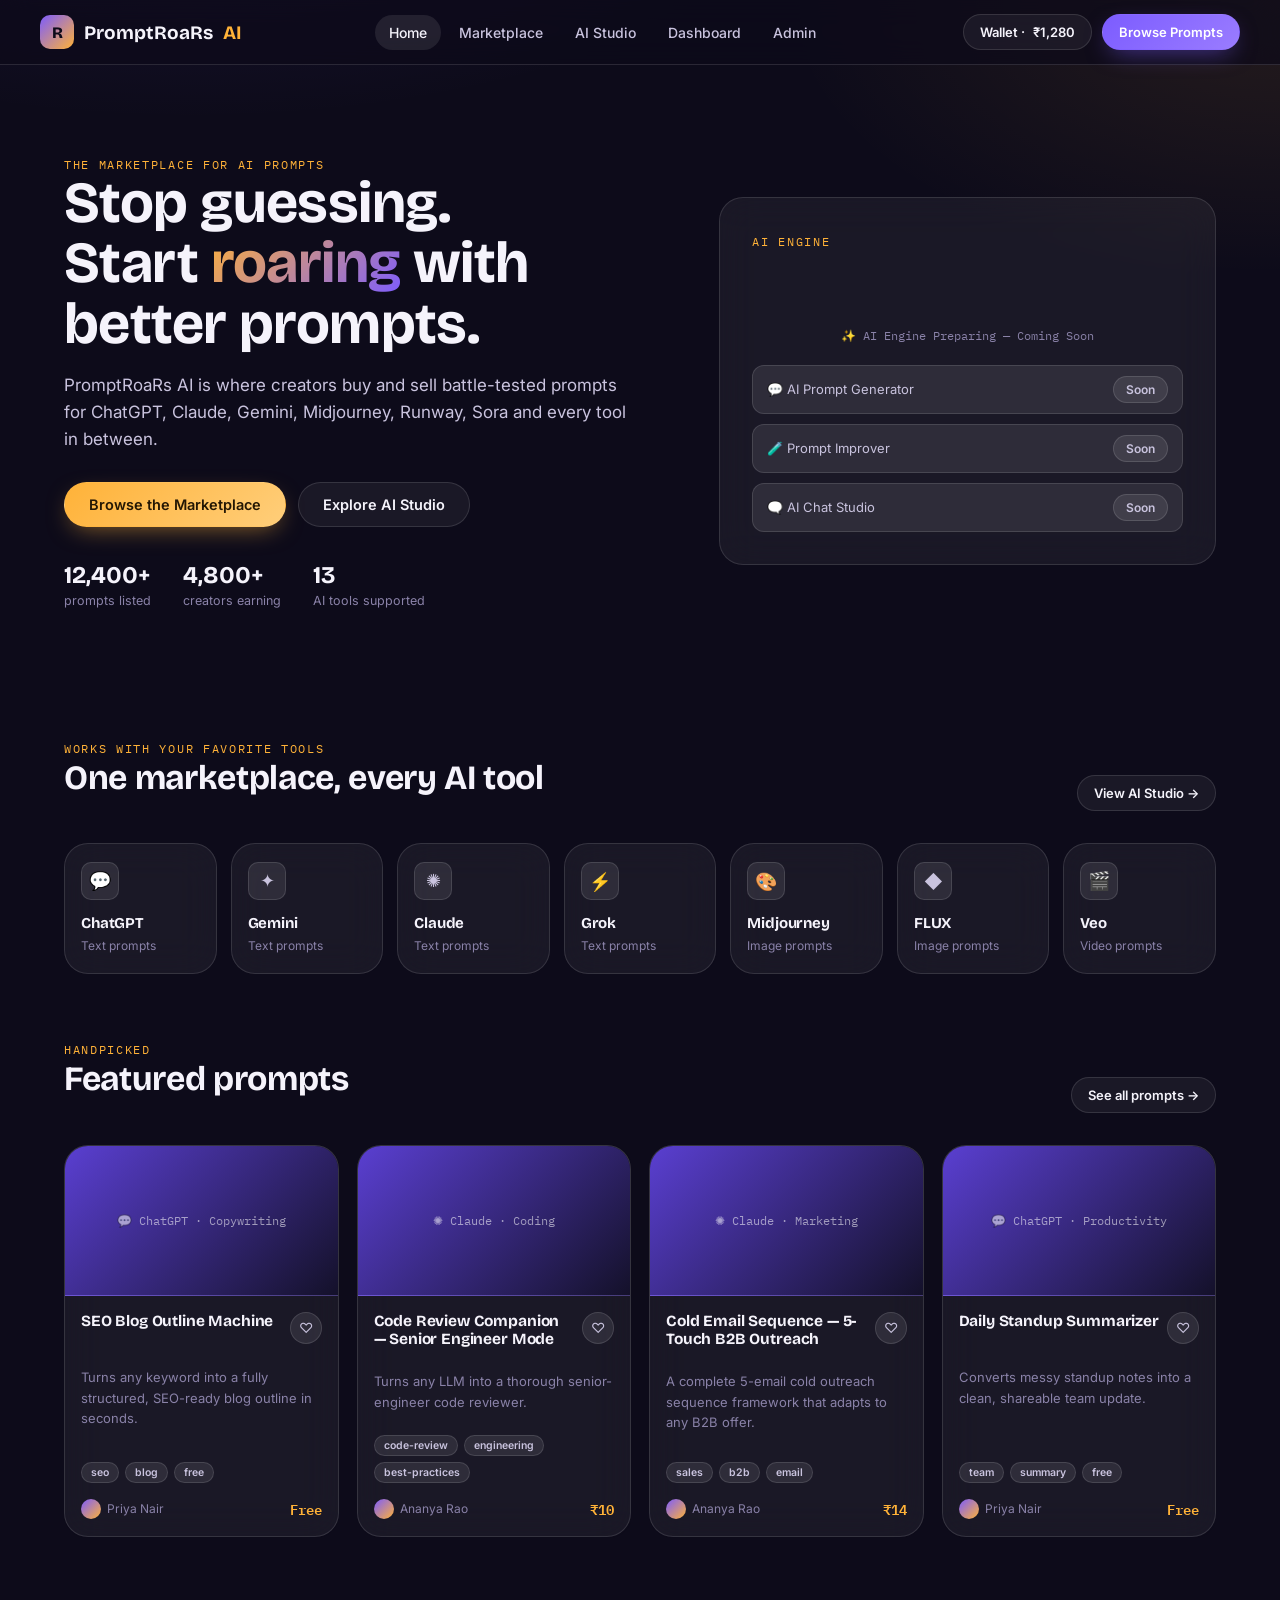
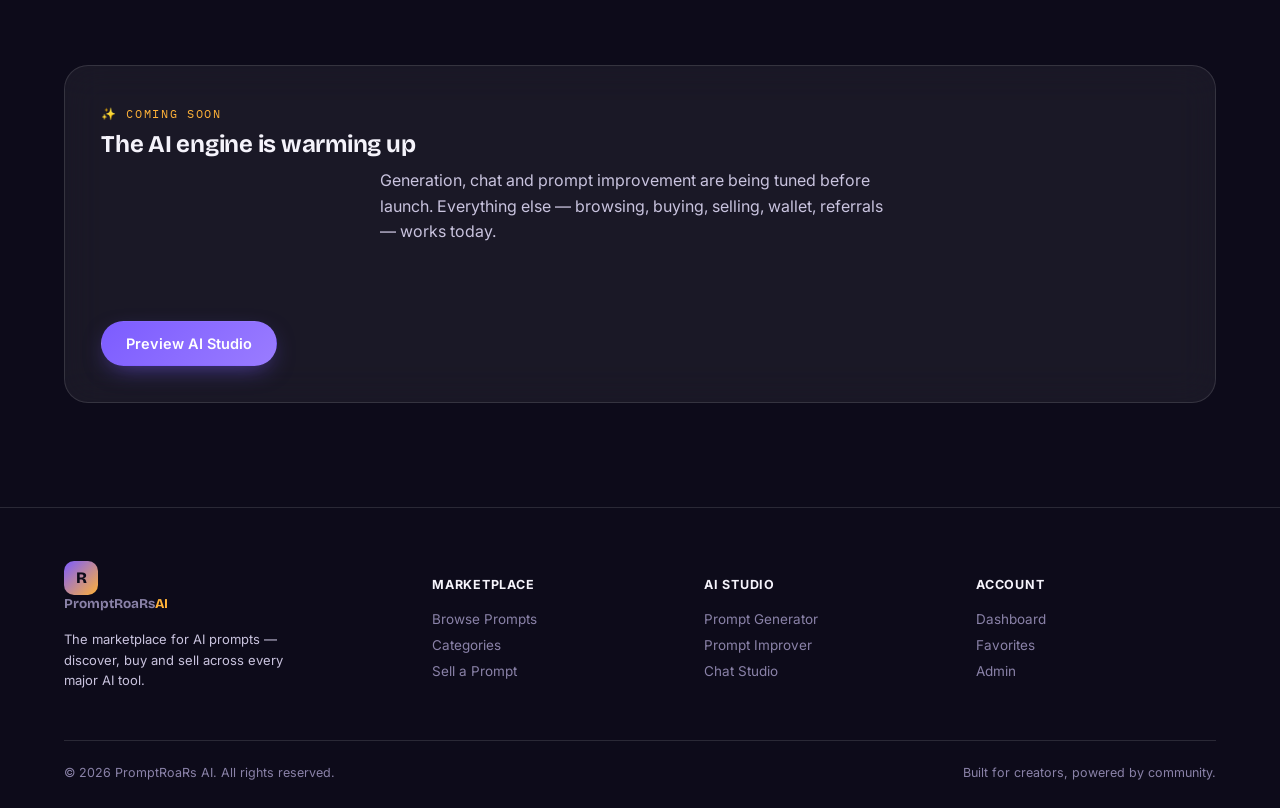
<file: index.html>
<!DOCTYPE html>
<html lang="en">
<head>
<meta charset="UTF-8">
<meta name="viewport" content="width=device-width, initial-scale=1.0">
<title>PromptRoaRs AI — The Marketplace for AI Prompts</title>
<meta name="description" content="Buy, sell and discover battle-tested prompts for ChatGPT, Claude, Gemini, Midjourney, Runway and more.">
<link rel="stylesheet" href="css/tokens.css">
<link rel="stylesheet" href="css/site.css">
</head>
<body>

<header class="site-header">
  <div class="container header-row">
    <a href="index.html" class="brand"><span class="brand-mark">R</span>PromptRoaRs<span style="color:var(--amber)">AI</span></a>
    <nav class="nav">
      <a href="index.html" class="active">Home</a>
      <a href="marketplace.html">Marketplace</a>
      <a href="ai-studio.html">AI Studio</a>
      <a href="dashboard.html">Dashboard</a>
      <a href="admin.html">Admin</a>
    </nav>
    <div class="header-actions">
      <button class="nav-toggle" aria-label="Toggle menu">☰</button>
      <a href="dashboard.html" class="btn btn-ghost btn-sm"><span class="full">Wallet ·</span> <span data-wallet-balance></span></a>
      <a href="marketplace.html" class="btn btn-primary btn-sm">Browse Prompts</a>
    </div>
  </div>
</header>

<section class="hero">
  <div class="container hero-grid">
    <div>
      <span class="eyebrow">The marketplace for AI prompts</span>
      <h1>Stop guessing.<br>Start <em>roaring</em> with better prompts.</h1>
      <p class="lead">PromptRoaRs AI is where creators buy and sell battle-tested prompts for ChatGPT, Claude, Gemini, Midjourney, Runway, Sora and every tool in between.</p>
      <div class="hero-actions">
        <a href="marketplace.html" class="btn btn-amber">Browse the Marketplace</a>
        <a href="ai-studio.html" class="btn btn-ghost">Explore AI Studio</a>
      </div>
      <div class="hero-stats">
        <div class="hero-stat"><b>12,400+</b><span>prompts listed</span></div>
        <div class="hero-stat"><b>4,800+</b><span>creators earning</span></div>
        <div class="hero-stat"><b>13</b><span>AI tools supported</span></div>
      </div>
    </div>
    <div class="hero-visual glass">
      <div>
        <span class="eyebrow">AI engine</span>
        <div class="roar-bar"><span></span><span></span><span></span><span></span><span></span><span></span><span></span></div>
        <div class="hero-visual-label">✨ AI Engine Preparing — Coming Soon</div>
      </div>
      <div class="hero-mini-cards">
        <div class="hero-mini-card">💬 AI Prompt Generator <span class="pill" style="margin-left:auto;">Soon</span></div>
        <div class="hero-mini-card">🧪 Prompt Improver <span class="pill" style="margin-left:auto;">Soon</span></div>
        <div class="hero-mini-card">🗨️ AI Chat Studio <span class="pill" style="margin-left:auto;">Soon</span></div>
      </div>
    </div>
  </div>
</section>

<section class="section">
  <div class="container">
    <div class="section-head">
      <div>
        <span class="eyebrow">Works with your favorite tools</span>
        <h2>One marketplace, every AI tool</h2>
      </div>
      <a href="ai-studio.html" class="btn btn-ghost btn-sm">View AI Studio →</a>
    </div>
    <div class="tool-grid" id="tool-grid-home"></div>
  </div>
</section>

<section class="section" style="padding-top:0;">
  <div class="container">
    <div class="section-head">
      <div>
        <span class="eyebrow">Handpicked</span>
        <h2>Featured prompts</h2>
      </div>
      <a href="marketplace.html" class="btn btn-ghost btn-sm">See all prompts →</a>
    </div>
    <div class="prompt-grid" id="featured-grid"></div>
  </div>
</section>

<section class="section">
  <div class="container">
    <div class="glass ai-panel center">
      <span class="eyebrow">✨ Coming soon</span>
      <h2 style="margin-top:8px;">The AI engine is warming up</h2>
      <p style="max-width:52ch;margin:0 auto 20px;">Generation, chat and prompt improvement are being tuned before launch. Everything else — browsing, buying, selling, wallet, referrals — works today.</p>
      <div class="roar-bar" style="justify-content:center;height:34px;"><span></span><span></span><span></span><span></span><span></span><span></span><span></span></div>
      <div style="margin-top:22px;"><a href="ai-studio.html" class="btn btn-primary">Preview AI Studio</a></div>
    </div>
  </div>
</section>

<footer class="site-footer">
  <div class="container">
    <div class="footer-grid">
      <div class="footer-col">
        <a href="index.html" class="brand"><span class="brand-mark">R</span>PromptRoaRs<span style="color:var(--amber)">AI</span></a>
        <p class="text-mute" style="font-size:13px;margin-top:12px;max-width:32ch;">The marketplace for AI prompts — discover, buy and sell across every major AI tool.</p>
      </div>
      <div class="footer-col">
        <h5>Marketplace</h5>
        <a href="marketplace.html">Browse Prompts</a>
        <a href="marketplace.html">Categories</a>
        <a href="dashboard.html">Sell a Prompt</a>
      </div>
      <div class="footer-col">
        <h5>AI Studio</h5>
        <a href="ai-studio.html">Prompt Generator</a>
        <a href="ai-studio.html#improver">Prompt Improver</a>
        <a href="ai-studio.html#chat">Chat Studio</a>
      </div>
      <div class="footer-col">
        <h5>Account</h5>
        <a href="dashboard.html">Dashboard</a>
        <a href="dashboard.html#favorites">Favorites</a>
        <a href="admin.html">Admin</a>
      </div>
    </div>
    <div class="footer-bottom">
      <span>© <span id="footer-year"></span> PromptRoaRs AI. All rights reserved.</span>
      <span class="text-mono">Built for creators, powered by community.</span>
    </div>
  </div>
</footer>

<script src="js/data.js"></script>
<script src="js/ai-services.js"></script>
<script src="js/app.js"></script>
</body>
</html>
</file>
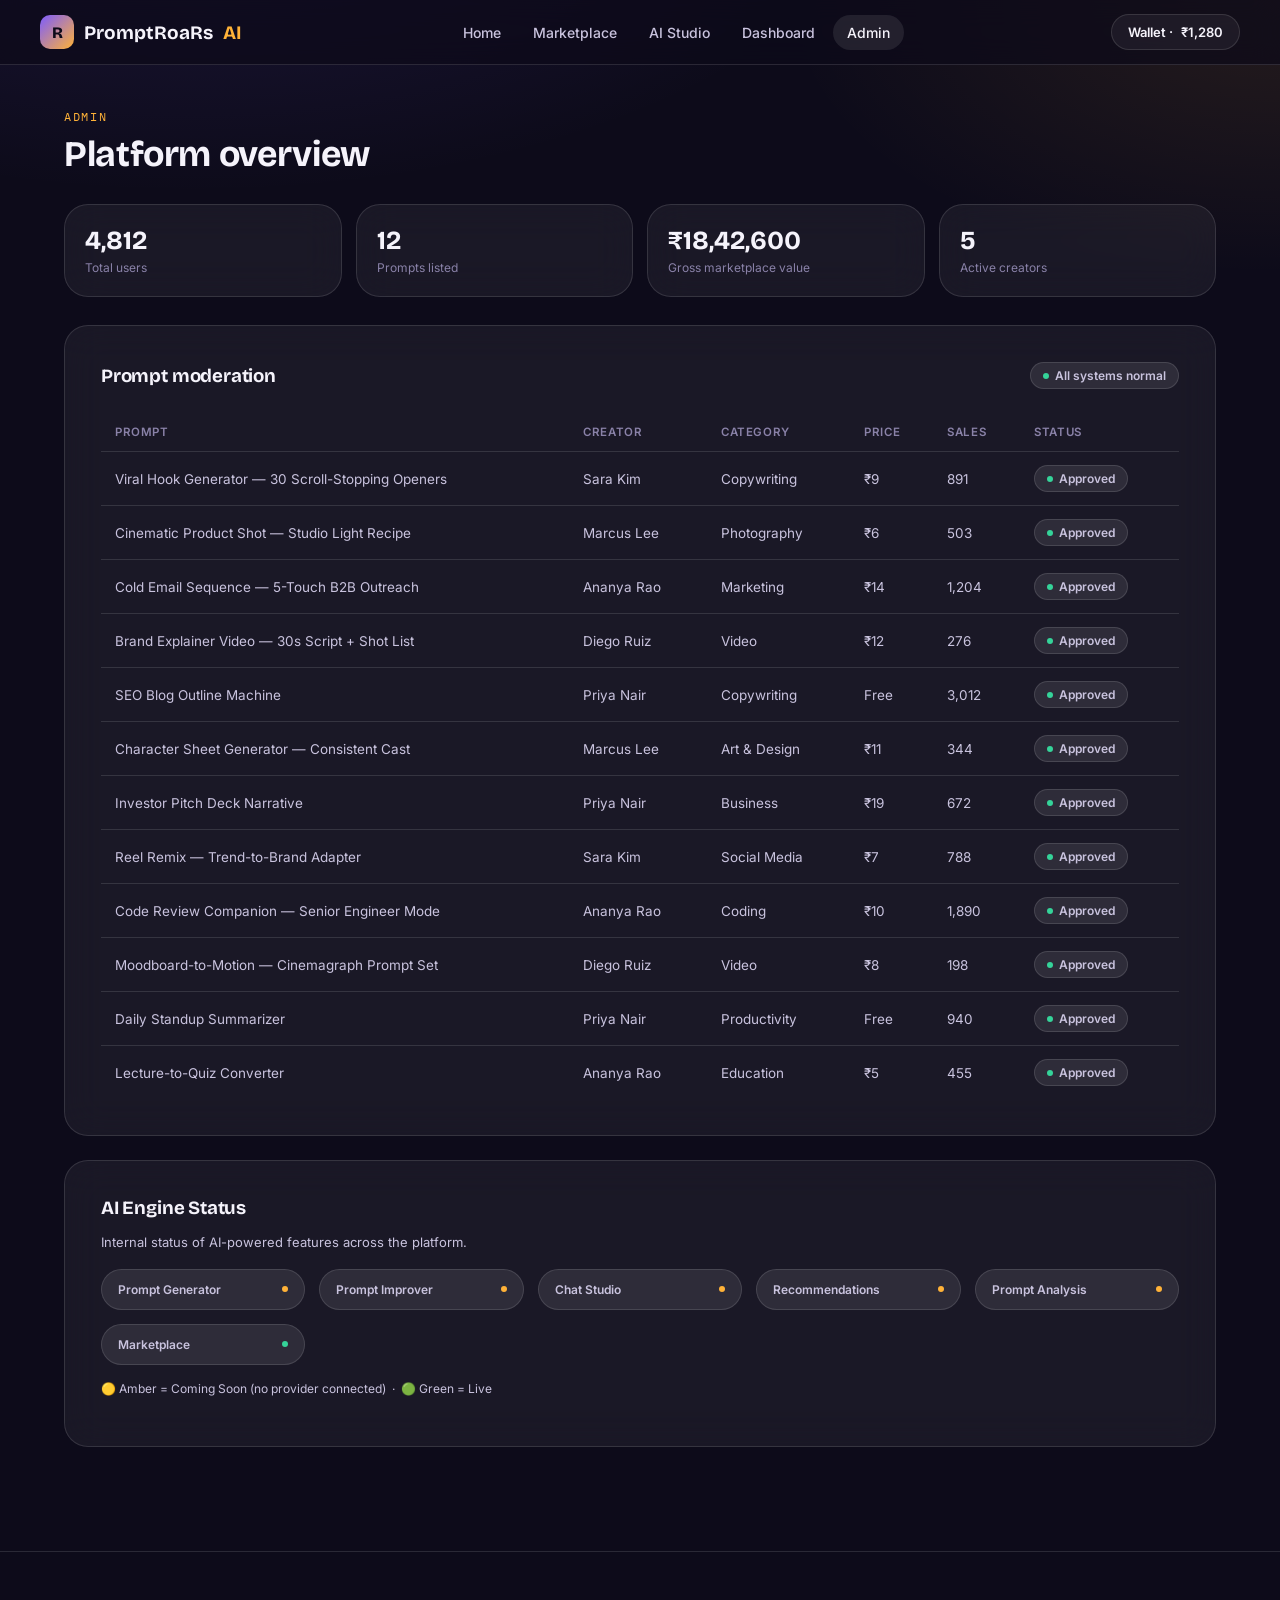
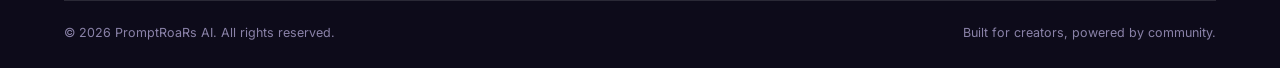
<file: admin.html>
<!DOCTYPE html>
<html lang="en">
<head>
<meta charset="UTF-8">
<meta name="viewport" content="width=device-width, initial-scale=1.0">
<title>Admin — PromptRoaRs AI</title>
<link rel="stylesheet" href="css/tokens.css">
<link rel="stylesheet" href="css/site.css">
</head>
<body>

<header class="site-header">
  <div class="container header-row">
    <a href="index.html" class="brand"><span class="brand-mark">R</span>PromptRoaRs<span style="color:var(--amber)">AI</span></a>
    <nav class="nav">
      <a href="index.html">Home</a>
      <a href="marketplace.html">Marketplace</a>
      <a href="ai-studio.html">AI Studio</a>
      <a href="dashboard.html">Dashboard</a>
      <a href="admin.html" class="active">Admin</a>
    </nav>
    <div class="header-actions">
      <button class="nav-toggle" aria-label="Toggle menu">☰</button>
      <a href="dashboard.html" class="btn btn-ghost btn-sm"><span class="full">Wallet ·</span> <span data-wallet-balance></span></a>
    </div>
  </div>
</header>

<section class="section" style="padding-top:40px;">
  <div class="container" id="admin-root">
    <span class="eyebrow">Admin</span>
    <h1 style="font-size:clamp(26px,3.4vw,36px);margin:8px 0 28px;">Platform overview</h1>

    <div class="stat-grid">
      <div class="stat-card glass"><b data-admin-stat="users">0</b><span>Total users</span></div>
      <div class="stat-card glass"><b data-admin-stat="prompts">0</b><span>Prompts listed</span></div>
      <div class="stat-card glass"><b data-admin-stat="gmv">₹0</b><span>Gross marketplace value</span></div>
      <div class="stat-card glass"><b data-admin-stat="creators">0</b><span>Active creators</span></div>
    </div>

    <div class="glass ai-panel">
      <div class="ai-panel-head">
        <h3 style="margin:0;">Prompt moderation</h3>
        <span class="pill"><span class="pill-dot"></span> All systems normal</span>
      </div>
      <div style="overflow-x:auto;">
        <table class="data-table">
          <thead><tr><th>Prompt</th><th>Creator</th><th>Category</th><th>Price</th><th>Sales</th><th>Status</th></tr></thead>
          <tbody id="admin-prompts-body"></tbody>
        </table>
      </div>
    </div>

    <div class="glass ai-panel" style="margin-top:24px;">
      <h3 style="margin-bottom:4px;">AI Engine Status</h3>
      <p class="text-mute" style="font-size:13px;margin-bottom:16px;">Internal status of AI-powered features across the platform.</p>
      <div style="display:grid;grid-template-columns:repeat(auto-fit,minmax(180px,1fr));gap:14px;">
        <div class="pill" style="justify-content:space-between;padding:12px 16px;"><span>Prompt Generator</span><span class="pill-dot" style="background:var(--amber);"></span></div>
        <div class="pill" style="justify-content:space-between;padding:12px 16px;"><span>Prompt Improver</span><span class="pill-dot" style="background:var(--amber);"></span></div>
        <div class="pill" style="justify-content:space-between;padding:12px 16px;"><span>Chat Studio</span><span class="pill-dot" style="background:var(--amber);"></span></div>
        <div class="pill" style="justify-content:space-between;padding:12px 16px;"><span>Recommendations</span><span class="pill-dot" style="background:var(--amber);"></span></div>
        <div class="pill" style="justify-content:space-between;padding:12px 16px;"><span>Prompt Analysis</span><span class="pill-dot" style="background:var(--amber);"></span></div>
        <div class="pill" style="justify-content:space-between;padding:12px 16px;"><span>Marketplace</span><span class="pill-dot"></span></div>
      </div>
      <p class="text-mute" style="font-size:12px;margin-top:14px;">🟡 Amber = Coming Soon (no provider connected) &nbsp;·&nbsp; 🟢 Green = Live</p>
    </div>
  </div>
</section>

<footer class="site-footer">
  <div class="container">
    <div class="footer-bottom">
      <span>© <span id="footer-year"></span> PromptRoaRs AI. All rights reserved.</span>
      <span class="text-mono">Built for creators, powered by community.</span>
    </div>
  </div>
</footer>

<script src="js/data.js"></script>
<script src="js/ai-services.js"></script>
<script src="js/app.js"></script>
</body>
</html>
</file>
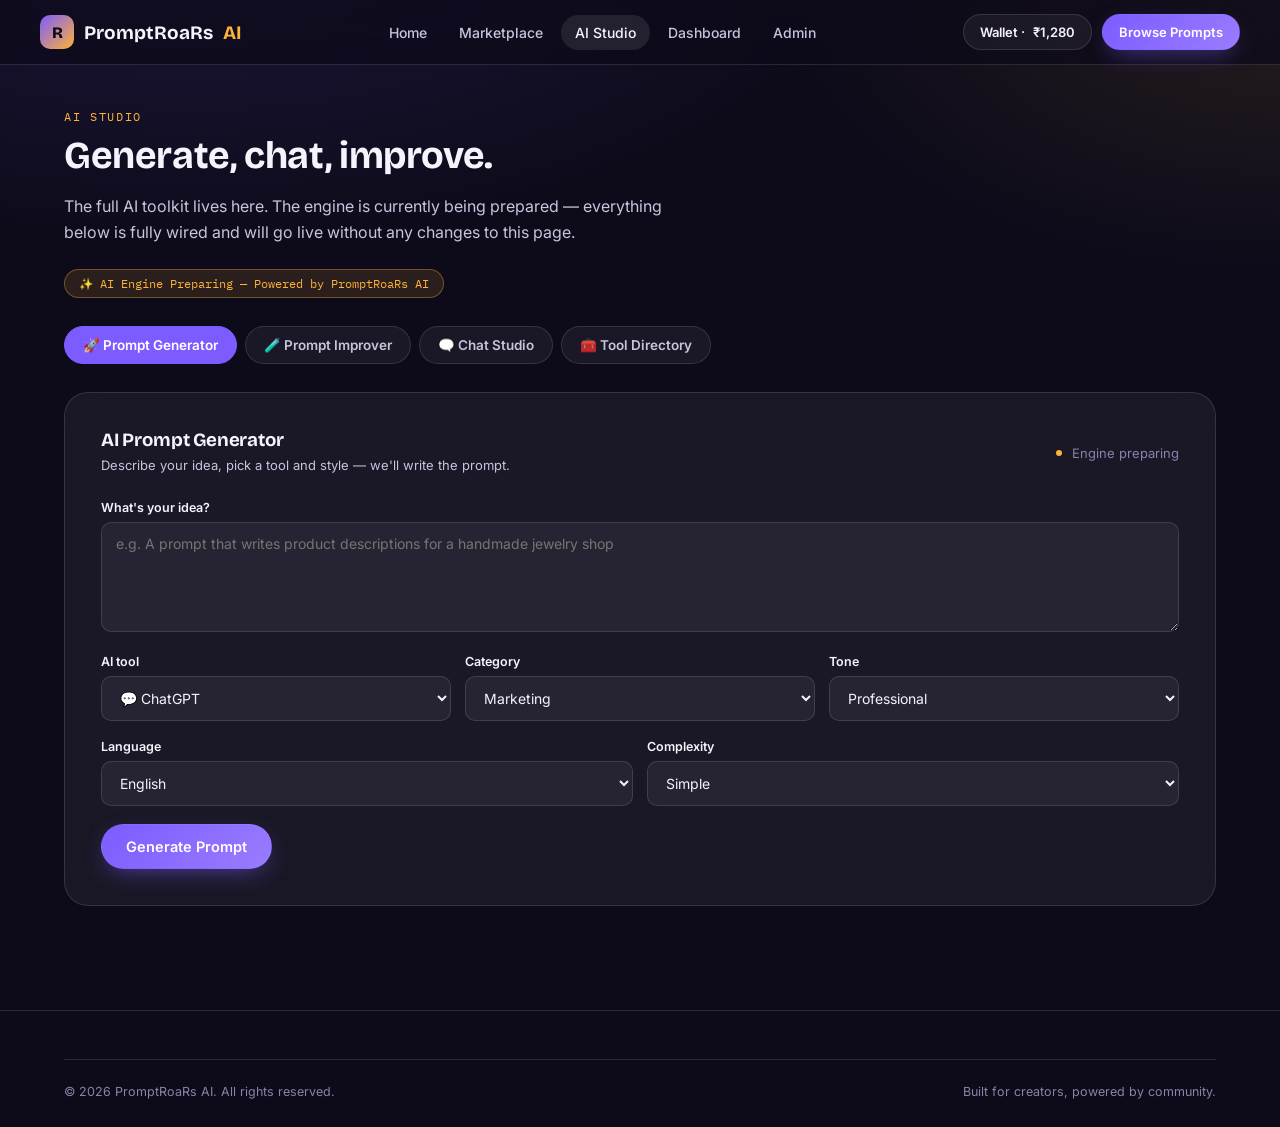
<file: ai-studio.html>
<!DOCTYPE html>
<html lang="en">
<head>
<meta charset="UTF-8">
<meta name="viewport" content="width=device-width, initial-scale=1.0">
<title>AI Studio — PromptRoaRs AI</title>
<link rel="stylesheet" href="css/tokens.css">
<link rel="stylesheet" href="css/site.css">
<style>
.tabs{display:flex;gap:8px;flex-wrap:wrap;margin-bottom:28px;}
.tab-btn{padding:10px 18px;border-radius:var(--r-pill);background:var(--surface);border:1px solid var(--border);color:var(--text);font-size:13.5px;font-weight:600;}
.tab-btn.active{background:var(--violet);border-color:var(--violet);color:#fff;}
.tab-panel{display:none;}
.tab-panel.active{display:block;}
</style>
</head>
<body>

<header class="site-header">
  <div class="container header-row">
    <a href="index.html" class="brand"><span class="brand-mark">R</span>PromptRoaRs<span style="color:var(--amber)">AI</span></a>
    <nav class="nav">
      <a href="index.html">Home</a>
      <a href="marketplace.html">Marketplace</a>
      <a href="ai-studio.html" class="active">AI Studio</a>
      <a href="dashboard.html">Dashboard</a>
      <a href="admin.html">Admin</a>
    </nav>
    <div class="header-actions">
      <button class="nav-toggle" aria-label="Toggle menu">☰</button>
      <a href="dashboard.html" class="btn btn-ghost btn-sm"><span class="full">Wallet ·</span> <span data-wallet-balance></span></a>
      <a href="marketplace.html" class="btn btn-primary btn-sm">Browse Prompts</a>
    </div>
  </div>
</header>

<section class="section" style="padding-top:40px;">
  <div class="container">
    <span class="eyebrow">AI Studio</span>
    <h1 style="font-size:clamp(26px,3.4vw,38px);margin-top:8px;">Generate, chat, improve.</h1>
    <p class="text-mute" style="max-width:60ch;margin-bottom:8px;">The full AI toolkit lives here. The engine is currently being prepared — everything below is fully wired and will go live without any changes to this page.</p>
    <span class="coming-soon-badge" style="margin-bottom:28px;">✨ AI Engine Preparing — Powered by PromptRoaRs AI</span>

    <div class="tabs">
      <button class="tab-btn active" data-tab="generator">🚀 Prompt Generator</button>
      <button class="tab-btn" data-tab="improver">🧪 Prompt Improver</button>
      <button class="tab-btn" data-tab="chat">🗨️ Chat Studio</button>
      <button class="tab-btn" data-tab="tools">🧰 Tool Directory</button>
    </div>

    <!-- Prompt Generator -->
    <div class="tab-panel active" id="panel-generator">
      <div class="glass ai-panel">
        <div class="ai-panel-head">
          <div>
            <h3 style="margin-bottom:4px;">AI Prompt Generator</h3>
            <p class="text-mute" style="margin:0;font-size:13px;">Describe your idea, pick a tool and style — we'll write the prompt.</p>
          </div>
          <div class="ai-status"><span class="pill-dot"></span> Engine preparing</div>
        </div>
        <form id="generator-form">
          <div class="field">
            <label class="field-label" for="gen-idea">What's your idea?</label>
            <textarea class="textarea-input" id="gen-idea" placeholder="e.g. A prompt that writes product descriptions for a handmade jewelry shop" required></textarea>
          </div>
          <div class="field-row">
            <div class="field">
              <label class="field-label" for="gen-tool">AI tool</label>
              <select class="select-input2" id="gen-tool"></select>
            </div>
            <div class="field">
              <label class="field-label" for="gen-category">Category</label>
              <select class="select-input2" id="gen-category"></select>
            </div>
            <div class="field">
              <label class="field-label" for="gen-tone">Tone</label>
              <select class="select-input2" id="gen-tone">
                <option>Professional</option><option>Playful</option><option>Bold</option><option>Friendly</option><option>Minimal</option>
              </select>
            </div>
          </div>
          <div class="field-row">
            <div class="field">
              <label class="field-label" for="gen-language">Language</label>
              <select class="select-input2" id="gen-language">
                <option>English</option><option>Hindi</option><option>Hinglish</option><option>Spanish</option><option>French</option>
              </select>
            </div>
            <div class="field">
              <label class="field-label" for="gen-complexity">Complexity</label>
              <select class="select-input2" id="gen-complexity">
                <option>Simple</option><option>Standard</option><option>Advanced</option>
              </select>
            </div>
          </div>
          <button type="submit" class="btn btn-primary" id="generate-btn">Generate Prompt</button>
        </form>
        <div id="generator-result"></div>
      </div>
    </div>

    <!-- Prompt Improver -->
    <div class="tab-panel" id="panel-improver">
      <div class="glass ai-panel" id="improver">
        <div class="ai-panel-head">
          <div>
            <h3 style="margin-bottom:4px;">Prompt Improver</h3>
            <p class="text-mute" style="margin:0;font-size:13px;">Paste a rough prompt — we'll sharpen structure, clarity and specificity.</p>
          </div>
          <div class="ai-status"><span class="pill-dot"></span> Engine preparing</div>
        </div>
        <form id="improver-form">
          <div class="field">
            <label class="field-label" for="improver-input">Your prompt</label>
            <textarea class="textarea-input" id="improver-input" placeholder="Paste your existing prompt here…" required></textarea>
          </div>
          <button type="submit" class="btn btn-primary" id="improve-btn">Improve Prompt</button>
        </form>
        <div id="improver-result"></div>
      </div>
    </div>

    <!-- Chat Studio -->
    <div class="tab-panel" id="panel-chat">
      <div class="glass ai-panel" id="chat" style="padding:0;overflow:hidden;">
        <div class="ai-panel-head" style="padding:24px 24px 0;">
          <div>
            <h3 style="margin-bottom:4px;">AI Chat Studio</h3>
            <p class="text-mute" style="margin:0;font-size:13px;">Chat with PromptRoaRs AI to refine ideas before you generate.</p>
          </div>
          <div class="ai-status"><span class="pill-dot"></span> Engine preparing</div>
        </div>
        <div class="chat-window" id="chat-window">
          <div class="chat-msg system">Hey! I'm the PromptRoaRs AI assistant. Ask me anything — I'm still warming up my engine, but the studio is ready to go. 👋</div>
        </div>
        <form class="chat-input-row" id="chat-form">
          <input type="text" id="chat-input" class="text-input" placeholder="Type a message…" required>
          <button type="submit" class="btn btn-amber btn-sm">Send</button>
        </form>
      </div>
    </div>

    <!-- Tool Directory -->
    <div class="tab-panel" id="panel-tools">
      <div class="glass ai-panel">
        <h3 style="margin-bottom:4px;">AI Tool Directory</h3>
        <p class="text-mute" style="margin-bottom:22px;font-size:13px;">Every tool prompts on PromptRoaRs AI are built for. Tap a tool to browse its prompts.</p>
        <div class="tool-grid" id="tool-grid"></div>
      </div>
    </div>
  </div>
</section>

<footer class="site-footer">
  <div class="container">
    <div class="footer-bottom">
      <span>© <span id="footer-year"></span> PromptRoaRs AI. All rights reserved.</span>
      <span class="text-mono">Built for creators, powered by community.</span>
    </div>
  </div>
</footer>

<script src="js/data.js"></script>
<script src="js/ai-services.js"></script>
<script src="js/app.js"></script>
<script>
  document.addEventListener('DOMContentLoaded', () => {
    const tabBtns = document.querySelectorAll('.tab-btn');
    const panels = document.querySelectorAll('.tab-panel');
    tabBtns.forEach(btn => {
      btn.addEventListener('click', () => {
        tabBtns.forEach(b => b.classList.remove('active'));
        panels.forEach(p => p.classList.remove('active'));
        btn.classList.add('active');
        document.getElementById('panel-' + btn.dataset.tab).classList.add('active');
      });
    });
    // deep-link via hash, e.g. ai-studio.html#chat
    const hash = window.location.hash.replace('#','');
    if(hash){
      const target = document.querySelector(`[data-tab="${hash}"]`);
      if(target) target.click();
    }
  });
</script>
</body>
</html>
</file>
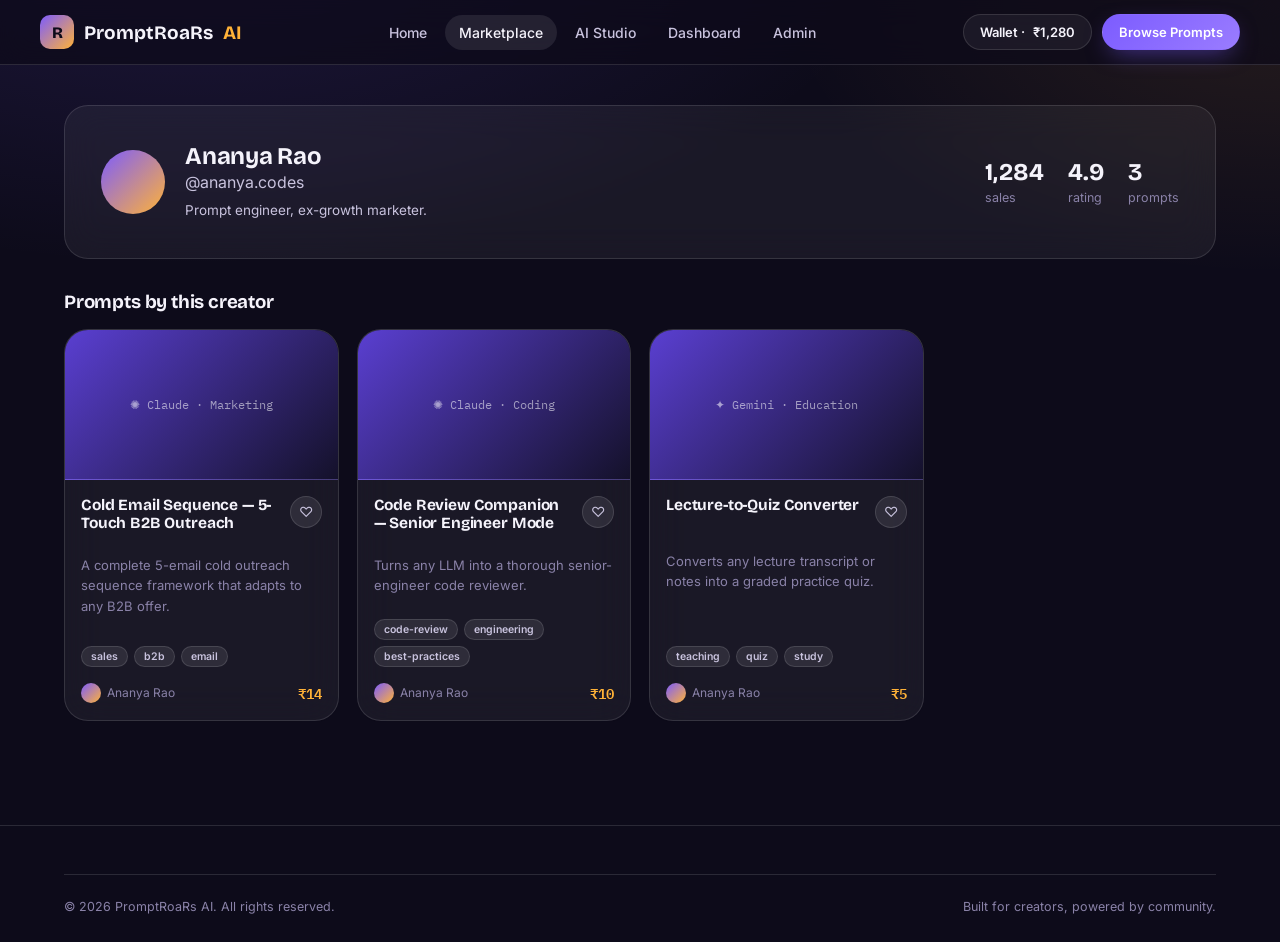
<file: creator-profile.html>
<!DOCTYPE html>
<html lang="en">
<head>
<meta charset="UTF-8">
<meta name="viewport" content="width=device-width, initial-scale=1.0">
<title>Creator — PromptRoaRs AI</title>
<link rel="stylesheet" href="css/tokens.css">
<link rel="stylesheet" href="css/site.css">
</head>
<body>

<header class="site-header">
  <div class="container header-row">
    <a href="index.html" class="brand"><span class="brand-mark">R</span>PromptRoaRs<span style="color:var(--amber)">AI</span></a>
    <nav class="nav">
      <a href="index.html">Home</a>
      <a href="marketplace.html" class="active">Marketplace</a>
      <a href="ai-studio.html">AI Studio</a>
      <a href="dashboard.html">Dashboard</a>
      <a href="admin.html">Admin</a>
    </nav>
    <div class="header-actions">
      <button class="nav-toggle" aria-label="Toggle menu">☰</button>
      <a href="dashboard.html" class="btn btn-ghost btn-sm"><span class="full">Wallet ·</span> <span data-wallet-balance></span></a>
      <a href="marketplace.html" class="btn btn-primary btn-sm">Browse Prompts</a>
    </div>
  </div>
</header>

<section class="section" style="padding-top:40px;">
  <div class="container" id="creator-root">
    <div class="glass ai-panel" style="display:flex;gap:20px;align-items:center;flex-wrap:wrap;margin-bottom:32px;">
      <span class="creator-avatar" style="width:64px;height:64px;"></span>
      <div style="flex:1;min-width:200px;">
        <h2 id="creator-name" style="margin-bottom:2px;"></h2>
        <div class="text-mute" id="creator-handle" style="margin-bottom:8px;"></div>
        <p id="creator-bio" style="margin:0;font-size:13.5px;"></p>
      </div>
      <div style="display:flex;gap:24px;">
        <div class="hero-stat"><b id="creator-sales"></b><span>sales</span></div>
        <div class="hero-stat"><b id="creator-rating"></b><span>rating</span></div>
        <div class="hero-stat"><b id="creator-count"></b><span>prompts</span></div>
      </div>
    </div>
    <h3 style="margin-bottom:16px;">Prompts by this creator</h3>
    <div class="prompt-grid" id="creator-grid"></div>
  </div>
</section>

<footer class="site-footer">
  <div class="container">
    <div class="footer-bottom">
      <span>© <span id="footer-year"></span> PromptRoaRs AI. All rights reserved.</span>
      <span class="text-mono">Built for creators, powered by community.</span>
    </div>
  </div>
</footer>

<script src="js/data.js"></script>
<script src="js/ai-services.js"></script>
<script src="js/app.js"></script>
</body>
</html>
</file>
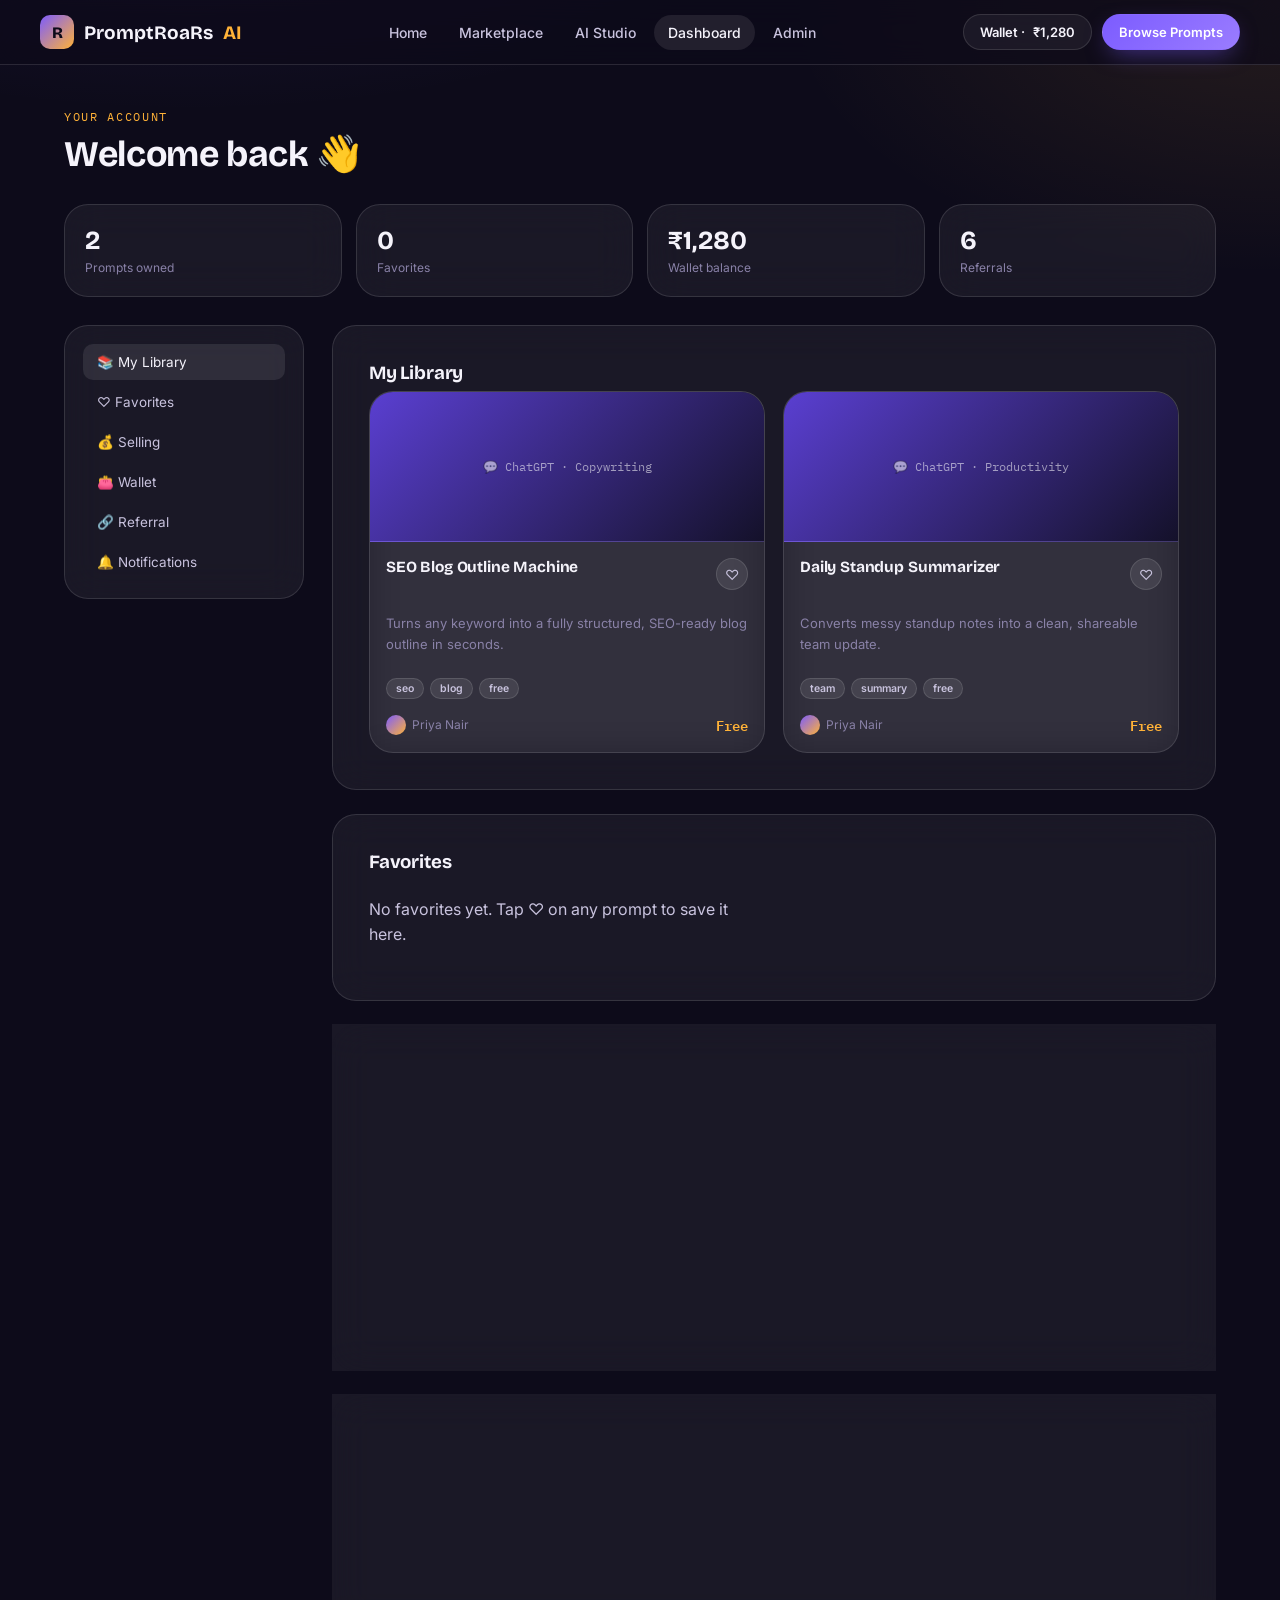
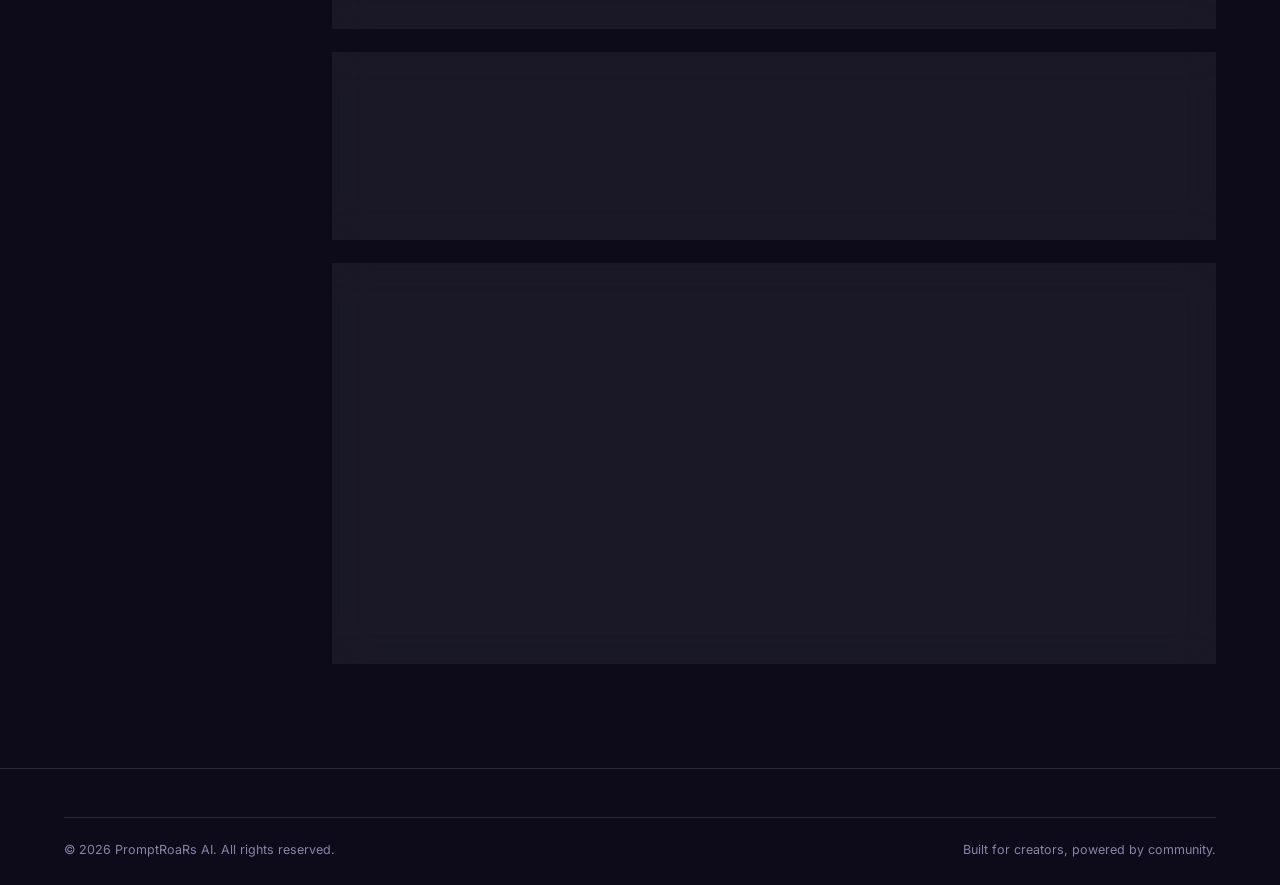
<file: dashboard.html>
<!DOCTYPE html>
<html lang="en">
<head>
<meta charset="UTF-8">
<meta name="viewport" content="width=device-width, initial-scale=1.0">
<title>Dashboard — PromptRoaRs AI</title>
<link rel="stylesheet" href="css/tokens.css">
<link rel="stylesheet" href="css/site.css">
</head>
<body>

<header class="site-header">
  <div class="container header-row">
    <a href="index.html" class="brand"><span class="brand-mark">R</span>PromptRoaRs<span style="color:var(--amber)">AI</span></a>
    <nav class="nav">
      <a href="index.html">Home</a>
      <a href="marketplace.html">Marketplace</a>
      <a href="ai-studio.html">AI Studio</a>
      <a href="dashboard.html" class="active">Dashboard</a>
      <a href="admin.html">Admin</a>
    </nav>
    <div class="header-actions">
      <button class="nav-toggle" aria-label="Toggle menu">☰</button>
      <a href="dashboard.html" class="btn btn-ghost btn-sm"><span class="full">Wallet ·</span> <span data-wallet-balance></span></a>
      <a href="marketplace.html" class="btn btn-primary btn-sm">Browse Prompts</a>
    </div>
  </div>
</header>

<section class="section" style="padding-top:40px;">
  <div class="container" id="dashboard-root">
    <span class="eyebrow">Your account</span>
    <h1 style="font-size:clamp(26px,3.4vw,36px);margin:8px 0 28px;">Welcome back 👋</h1>

    <div class="stat-grid">
      <div class="stat-card glass"><b data-stat="owned">0</b><span>Prompts owned</span></div>
      <div class="stat-card glass"><b data-stat="favorites">0</b><span>Favorites</span></div>
      <div class="stat-card glass"><b data-stat="wallet">₹0</b><span>Wallet balance</span></div>
      <div class="stat-card glass"><b data-stat="referrals">0</b><span>Referrals</span></div>
    </div>

    <div class="dash-grid">
      <aside class="glass dash-side">
        <a href="#library" class="active">📚 My Library</a>
        <a href="#favorites">♡ Favorites</a>
        <a href="#selling">💰 Selling</a>
        <a href="#wallet">👛 Wallet</a>
        <a href="#referral">🔗 Referral</a>
        <a href="#notifications">🔔 Notifications</a>
      </aside>

      <div>
        <section id="library" class="glass ai-panel" style="margin-bottom:24px;">
          <h3>My Library</h3>
          <div class="prompt-grid" id="owned-grid"></div>
        </section>

        <section id="favorites" class="glass ai-panel" style="margin-bottom:24px;">
          <h3>Favorites</h3>
          <div class="prompt-grid" id="fav-grid"></div>
        </section>

        <section id="selling" class="glass ai-panel" style="margin-bottom:24px;">
          <h3>Selling</h3>
          <p class="text-mute" style="font-size:13px;margin-bottom:16px;">Performance for prompts you've listed.</p>
          <div style="overflow-x:auto;">
            <table class="data-table">
              <thead><tr><th>Prompt</th><th>Sales</th><th>Price</th><th>Earnings</th><th>Status</th></tr></thead>
              <tbody id="sales-table-body"></tbody>
            </table>
          </div>
        </section>

        <section id="wallet" class="glass ai-panel" style="margin-bottom:24px;">
          <h3>Wallet</h3>
          <p class="text-mute" style="font-size:13px;">Available balance</p>
          <div style="font-family:var(--f-display);font-size:32px;color:var(--amber);margin:8px 0 16px;" data-wallet-balance></div>
          <div style="display:flex;gap:10px;flex-wrap:wrap;">
            <button class="btn btn-primary btn-sm">Withdraw</button>
            <button class="btn btn-ghost btn-sm">Add Funds</button>
          </div>
        </section>

        <section id="referral" class="glass ai-panel" style="margin-bottom:24px;">
          <h3>Referral Program</h3>
          <p class="text-mute" style="font-size:13px;margin-bottom:14px;">Share your code — earn wallet credit when friends join.</p>
          <div style="display:flex;gap:10px;flex-wrap:wrap;">
            <input type="text" id="referral-code" class="text-input" readonly style="max-width:220px;">
            <button class="btn btn-amber btn-sm" id="copy-referral">Copy Code</button>
          </div>
        </section>

        <section id="notifications" class="glass ai-panel">
          <h3>Notifications</h3>
          <div id="notif-list"></div>
        </section>
      </div>
    </div>
  </div>
</section>

<footer class="site-footer">
  <div class="container">
    <div class="footer-bottom">
      <span>© <span id="footer-year"></span> PromptRoaRs AI. All rights reserved.</span>
      <span class="text-mono">Built for creators, powered by community.</span>
    </div>
  </div>
</footer>

<script src="js/data.js"></script>
<script src="js/ai-services.js"></script>
<script src="js/app.js"></script>
</body>
</html>
</file>
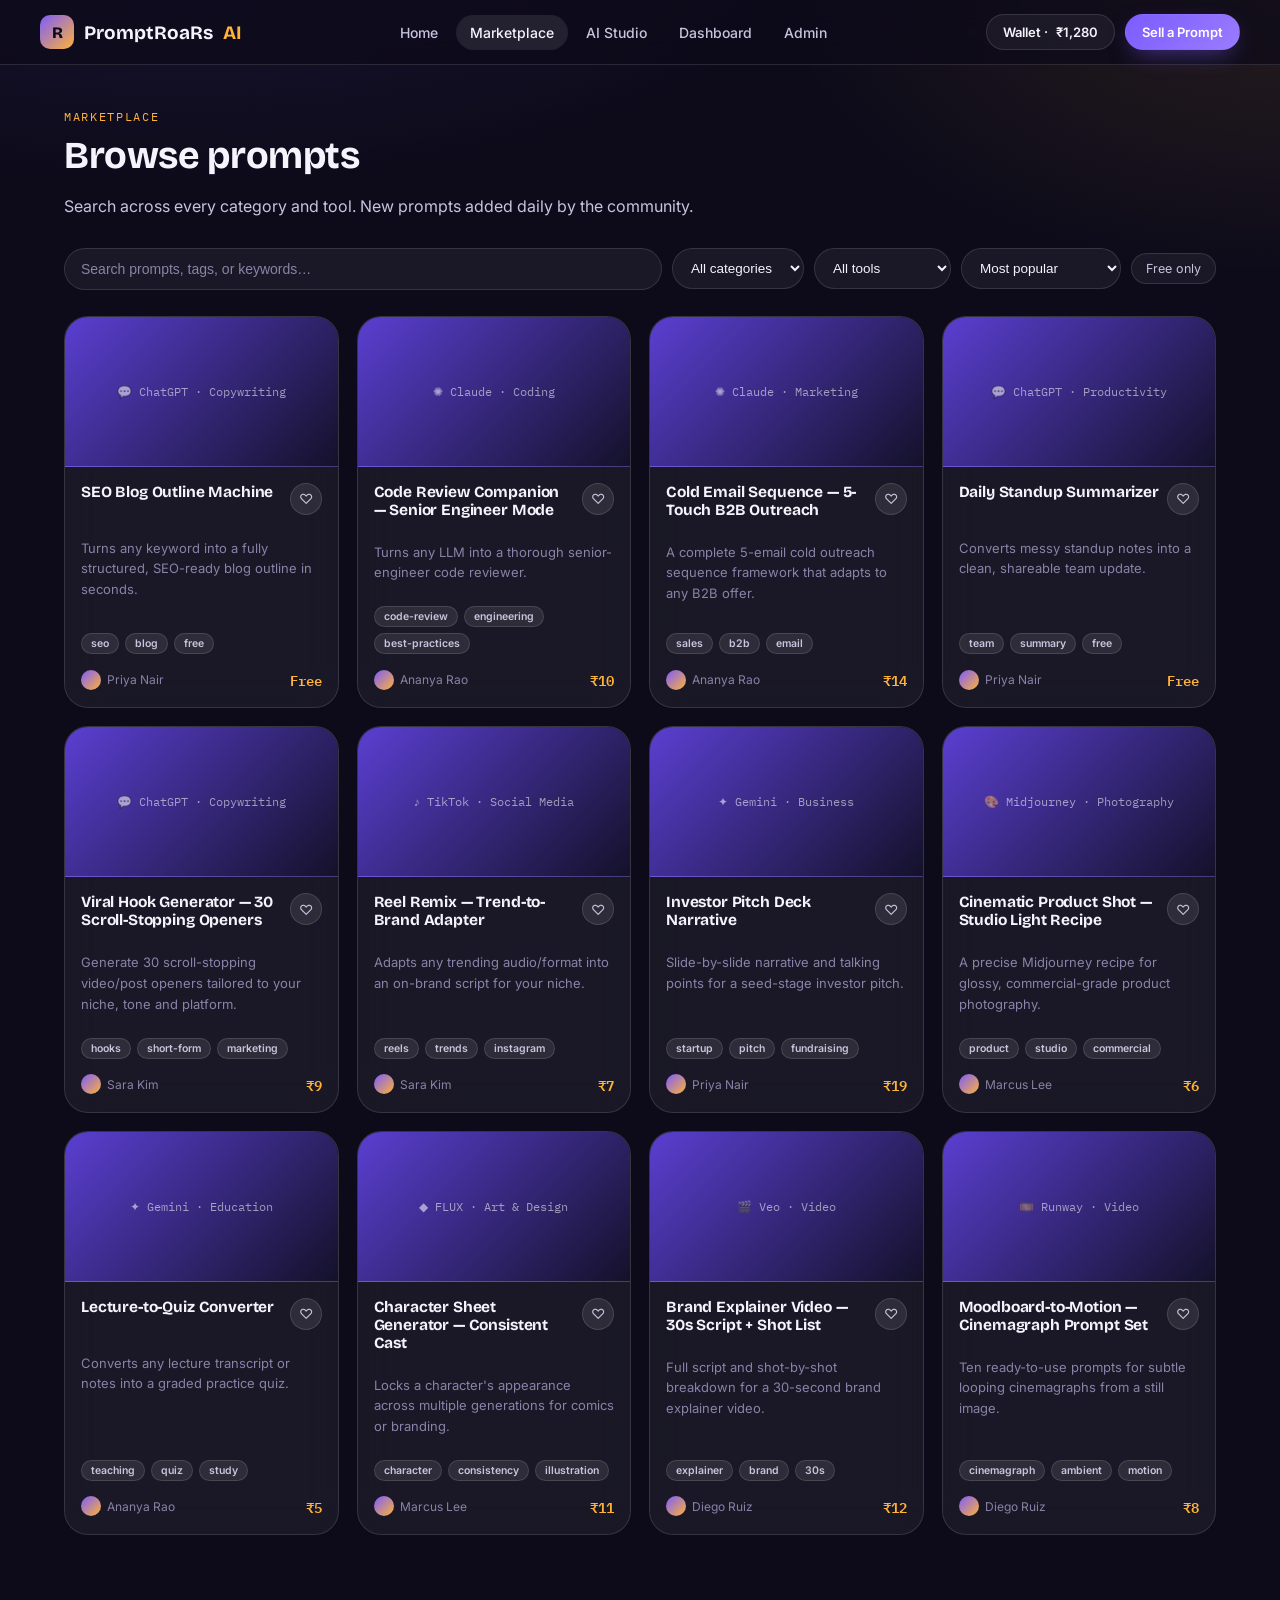
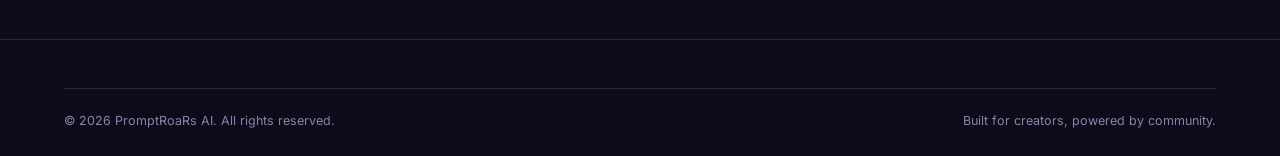
<file: marketplace.html>
<!DOCTYPE html>
<html lang="en">
<head>
<meta charset="UTF-8">
<meta name="viewport" content="width=device-width, initial-scale=1.0">
<title>Marketplace — PromptRoaRs AI</title>
<link rel="stylesheet" href="css/tokens.css">
<link rel="stylesheet" href="css/site.css">
</head>
<body>

<header class="site-header">
  <div class="container header-row">
    <a href="index.html" class="brand"><span class="brand-mark">R</span>PromptRoaRs<span style="color:var(--amber)">AI</span></a>
    <nav class="nav">
      <a href="index.html">Home</a>
      <a href="marketplace.html" class="active">Marketplace</a>
      <a href="ai-studio.html">AI Studio</a>
      <a href="dashboard.html">Dashboard</a>
      <a href="admin.html">Admin</a>
    </nav>
    <div class="header-actions">
      <button class="nav-toggle" aria-label="Toggle menu">☰</button>
      <a href="dashboard.html" class="btn btn-ghost btn-sm"><span class="full">Wallet ·</span> <span data-wallet-balance></span></a>
      <a href="dashboard.html" class="btn btn-primary btn-sm">Sell a Prompt</a>
    </div>
  </div>
</header>

<section class="section" style="padding-top:40px;">
  <div class="container">
    <span class="eyebrow">Marketplace</span>
    <h1 style="font-size:clamp(26px,3.4vw,38px);margin-top:8px;">Browse prompts</h1>
    <p class="text-mute" style="margin-bottom:28px;">Search across every category and tool. New prompts added daily by the community.</p>

    <div class="filters-bar">
      <input type="text" id="search-input" class="search-input" placeholder="Search prompts, tags, or keywords…">
      <select id="category-select" class="select-input"></select>
      <select id="tool-select" class="select-input"></select>
      <select id="sort-select" class="select-input">
        <option value="popular">Most popular</option>
        <option value="newest">Newest</option>
        <option value="rating">Top rated</option>
        <option value="price-low">Price: Low to High</option>
        <option value="price-high">Price: High to Low</option>
      </select>
      <button class="chip" id="chip-free">Free only</button>
    </div>

    <div class="prompt-grid" id="prompt-grid"></div>
    <div id="empty-state" class="glass" style="display:none;text-align:center;padding:48px;margin-top:20px;">
      <h3>No prompts match your filters</h3>
      <p class="text-mute">Try a different search term, category, or tool.</p>
    </div>
  </div>
</section>

<footer class="site-footer">
  <div class="container">
    <div class="footer-bottom">
      <span>© <span id="footer-year"></span> PromptRoaRs AI. All rights reserved.</span>
      <span class="text-mono">Built for creators, powered by community.</span>
    </div>
  </div>
</footer>

<script src="js/data.js"></script>
<script src="js/ai-services.js"></script>
<script src="js/app.js"></script>
</body>
</html>
</file>
<file: css/tokens.css>
/* ==========================================================================
   PromptRoaRs AI — Design Tokens
   ========================================================================== */

@import url('https://fonts.googleapis.com/css2?family=Bricolage+Grotesque:opsz,wght@12..96,400..800&family=Inter:wght@400;500;600;700&family=IBM+Plex+Mono:wght@400;500&display=swap');

:root{
  --ink:        #0D0B1A;
  --ink-2:      #14112A;
  --surface:    rgba(255,255,255,0.055);
  --surface-2:  rgba(255,255,255,0.09);
  --border:     rgba(255,255,255,0.12);
  --border-hi:  rgba(255,255,255,0.22);
  --violet:     #7C5CFF;
  --violet-dim: #5A3FD1;
  --amber:      #FFB238;
  --amber-dim:  #CC8A1F;
  --mint:       #35D399;
  --coral:      #FF6B6B;
  --text-hi:    #F5F3FB;
  --text:       #C9C3DE;
  --text-mute:  #8A82A8;
  --f-display: 'Bricolage Grotesque', 'Inter', sans-serif;
  --f-body:    'Inter', sans-serif;
  --f-mono:    'IBM Plex Mono', monospace;
  --r-sm: 10px;
  --r-md: 16px;
  --r-lg: 24px;
  --r-pill: 999px;
  --shadow-glow: 0 0 0 1px var(--border), 0 20px 60px -20px rgba(124,92,255,0.35);
  --ease: cubic-bezier(.22,1,.36,1);
}

*{box-sizing:border-box;}
html{scroll-behavior:smooth;}
body{
  margin:0;
  background:
    radial-gradient(1200px 600px at 15% -10%, rgba(124,92,255,0.16), transparent 60%),
    radial-gradient(900px 500px at 100% 0%, rgba(255,178,56,0.10), transparent 55%),
    var(--ink);
  color:var(--text);
  font-family:var(--f-body);
  -webkit-font-smoothing:antialiased;
  min-height:100vh;
}
h1,h2,h3,h4{
  font-family:var(--f-display);
  color:var(--text-hi);
  margin:0 0 .4em;
  letter-spacing:-0.01em;
  font-weight:700;
}
p{line-height:1.6;color:var(--text);}
a{color:inherit;text-decoration:none;}
img{max-width:100%;display:block;}
button{font-family:inherit;cursor:pointer;}
::selection{background:var(--violet);color:#fff;}

.container{max-width:1200px;margin:0 auto;padding:0 24px;}
.eyebrow{
  font-family:var(--f-mono);
  font-size:12px;
  letter-spacing:.14em;
  text-transform:uppercase;
  color:var(--amber);
}

.glass{
  background:var(--surface);
  border:1px solid var(--border);
  border-radius:var(--r-lg);
  backdrop-filter:blur(18px);
  -webkit-backdrop-filter:blur(18px);
}
.glass:hover{border-color:var(--border-hi);}

.btn{
  display:inline-flex;align-items:center;justify-content:center;gap:8px;
  padding:13px 24px;border-radius:var(--r-pill);
  font-weight:600;font-size:14.5px;border:1px solid transparent;
  transition:transform .18s var(--ease), box-shadow .18s var(--ease), border-color .18s var(--ease), background .18s var(--ease);
  white-space:nowrap;
}
.btn:active{transform:scale(.97);}
.btn-primary{
  background:linear-gradient(135deg, var(--violet), #9A7CFF);
  color:#fff;
  box-shadow:0 8px 24px -8px rgba(124,92,255,0.6);
}
.btn-primary:hover{box-shadow:0 12px 32px -8px rgba(124,92,255,0.8);transform:translateY(-1px);}
.btn-amber{
  background:linear-gradient(135deg, var(--amber), #FFCE7A);
  color:#241704;
  box-shadow:0 8px 24px -8px rgba(255,178,56,0.55);
}
.btn-amber:hover{box-shadow:0 12px 32px -8px rgba(255,178,56,0.75);transform:translateY(-1px);}
.btn-ghost{
  background:var(--surface);
  border-color:var(--border);
  color:var(--text-hi);
}
.btn-ghost:hover{border-color:var(--border-hi);background:var(--surface-2);}
.btn-sm{padding:9px 16px;font-size:13px;}
.btn:disabled{opacity:.5;cursor:not-allowed;}

.pill{
  display:inline-flex;align-items:center;gap:6px;
  padding:5px 12px;border-radius:var(--r-pill);
  font-size:12px;font-weight:600;
  background:var(--surface-2);border:1px solid var(--border);
  color:var(--text);
}
.pill-dot{width:6px;height:6px;border-radius:50%;background:var(--mint);}

.roar-bar{display:flex;align-items:flex-end;gap:3px;height:22px;}
.roar-bar span{
  width:3px;border-radius:2px;
  background:linear-gradient(180deg, var(--amber), var(--violet));
  animation:roar 1.1s ease-in-out infinite;
  transform-origin:bott
</file>
<file: css/site.css>
/* ==========================================================================
   PromptRoaRs AI — Layout & Components
   ========================================================================== */

.site-header{
  position:sticky;top:0;z-index:100;
  background:rgba(13,11,26,0.72);
  border-bottom:1px solid var(--border);
  backdrop-filter:blur(14px);-webkit-backdrop-filter:blur(14px);
}
.header-row{
  display:flex;align-items:center;justify-content:space-between;
  padding:14px 0;gap:20px;
}
.brand{display:flex;align-items:center;gap:10px;font-family:var(--f-display);font-weight:700;font-size:19px;color:var(--text-hi);}
.brand-mark{
  width:34px;height:34px;border-radius:10px;
  background:linear-gradient(135deg, var(--violet), var(--amber));
  display:flex;align-items:center;justify-content:center;
  font-family:var(--f-display);font-size:16px;color:#0D0B1A;font-weight:800;
  flex-shrink:0;
}
.nav{display:flex;align-items:center;gap:4px;}
.nav a{
  padding:9px 14px;border-radius:var(--r-pill);font-size:14px;font-weight:500;color:var(--text);
  transition:background .15s var(--ease), color .15s var(--ease);
}
.nav a:hover,.nav a.active{background:var(--surface-2);color:var(--text-hi);}
.header-actions{display:flex;align-items:center;gap:10px;}
.nav-toggle{display:none;background:none;border:1px solid var(--border);border-radius:8px;color:var(--text-hi);padding:8px 10px;}

.hero{position:relative;padding:88px 0 64px;overflow:hidden;}
.hero-grid{display:grid;grid-template-columns:1.1fr .9fr;gap:48px;align-items:center;}
.hero h1{font-size:clamp(34px,5vw,58px);line-height:1.04;margin-bottom:18px;}
.hero h1 em{font-style:normal;background:linear-gradient(135deg,var(--amber),var(--violet));-webkit-background-clip:text;background-clip:text;color:transparent;}
.hero p.lead{font-size:17px;max-width:52ch;margin-bottom:28px;}
.hero-actions{display:flex;gap:12px;flex-wrap:wrap;margin-bottom:34px;}
.hero-stats{display:flex;gap:32px;flex-wrap:wrap;}
.hero-stat b{display:block;font-family:var(--f-display);font-size:24px;color:var(--text-hi);}
.hero-stat span{font-size:12.5px;color:var(--text-mute);}

.hero-visual{position:relative;padding:32px;min-height:340px;display:flex;flex-direction:column;justify-content:space-between;}
.hero-visual .roar-bar{height:64px;gap:5px;justify-content:center;}
.hero-visual .roar-bar span{width:5px;}
.hero-visual-label{font-family:var(--f-mono);font-size:12px;color:var(--text-mute);text-align:center;margin-top:14px;}
.hero-mini-cards{display:grid;gap:10px;margin-top:22px;}
.hero-mini-card{
  display:flex;align-items:center;gap:10px;padding:10px 14px;border-radius:12px;
  background:var(--surface-2);border:1px solid var(--border);font-size:13px;color:var(--text);
}

.section{padding:64px 0;}
.section-head{display:flex;align-items:flex-end;justify-content:space-between;gap:20px;margin-bottom:32px;flex-wrap:wrap;}
.section-head h2{font-size:clamp(24px,3vw,34px);}

.tool-grid{display:grid;grid-template-columns:repeat(auto-fill,minmax(150px,1fr));gap:14px;}
.tool-card{
  padding:18px 16px;text-align:left;position:relative;overflow:hidden;
  transition:transform .18s var(--ease), border-color .18s var(--ease);
}
.tool-card:hover{transform:translateY(-3px);}
.tool-card .tool-icon{
  width:38px;height:38px;border-radius:10px;display:flex;align-items:center;justify-content:center;
  font-size:18px;margin-bottom:14px;background:var(--surface-2);border:1px solid var(--border);
}
.tool-card h4{font-size:15px;margin-bottom:4px;}
.tool-card p{font-size:12px;color:var(--text-mute);margin:0;}
.tool-card .pill{position:absolute;top:14px;right:14px;font-size:10px;padding:3px 9px;}

.prompt-grid{display:grid;grid-template-columns:repeat(auto-fill,minmax(270px,1fr));gap:18px;}
.prompt-card{display:flex;flex-direction:column;overflow:hidden;transition:transform .2s var(--ease), border-color .2s var(--ease);}
.prompt-card:hover{transform:translateY(-4px);}
.prompt-card-media{
  height:150px;position:relative;
  background:linear-gradient(135deg, var(--violet-dim), var(--ink-2));
  display:flex;align-items:center;justify-content:center;
  font-family:var(--f-mono);font-size:12px;color:rgba(255,255,255,.55);
  border-bottom:1px solid var(--border);
}
.prompt-card-body{padding:16px;display:flex;flex-direction:column;gap:10px;flex:1;}
.prompt-card-top{display:flex;justify-content:space-between;gap:8px;align-items:flex-start;}
.prompt-card h4{font-size:15.5px;margin:0;}
.fav-btn{
  background:var(--surface-2);border:1px solid var(--border);width:32px;height:32px;border-radius:50%;
  display:flex;align-items:center;justify-content:center;font-size:14px;color:var(--text);flex-shrink:0;
  transition:all .15s var(--ease);
}
.fav-btn.active{color:var(--coral);border-color:var(--coral);}
.prompt-card-desc{font-size:13px;color:var(--text-mute);flex:1;}
.prompt-card-tags{display:flex;gap:6px;flex-wrap:wrap;}
.prompt-card-tags .pill{font-size:10.5px;padding:3px 9px;}
.prompt-card-foot{display:flex;align-items:center;justify-content:space-between;margin-top:4px;}
.prompt-price{font-family:var(--f-mono);font-weight:600;color:var(--amber);font-size:14px;}
.prompt-creator{display:flex;align-items:center;gap:6px;font-size:12px;color:var(--text-mute);}
.creator-avatar{width:20px;height:20px;border-radius:50%;background:linear-gradient(135deg,var(--violet),var(--amber));flex-shrink:0;}

.filters-bar{display:flex;gap:10px;flex-wrap:wrap;align-items:center;margin-bottom:26px;}
.search-input{
  flex:1;min-width:220px;padding:12px 16px;border-radius:var(--r-pill);
  background:var(--surface);border:1px solid var(--border);color:var(--text-hi);font-size:14px;
}
.search-input::placeholder{color:var(--text-mute);}
.select-input{
  padding:11px 14px;border-radius:var(--r-pill);background:var(--surface);border:1px solid var(--border);
  color:var(--text-hi);font-size:13.5px;
}
.chip-row{display:flex;gap:8px;flex-wrap:wrap;}
.chip{
  padding:7px 14px;border-radius:var(--r-pill);background:var(--surface);border:1px solid var(--border);
  font-size:12.5px;color:var(--text);
}
.chip.active{background:var(--violet);border-color:var(--violet);color:#fff;}

.ai-panel{padding:36px;}
.ai-panel-head{display:flex;align-items:center;justify-content:space-between;flex-wrap:wrap;gap:14px;margin-bottom:24px;}
.ai-status{display:flex;align-items:center;gap:10px;font-size:13px;color:var(--text-mute);}
.ai-status .pill-dot{background:var(--amber);}

.field-label{display:block;font-size:12.5px;font-weight:600;color:var(--text-hi);margin-bottom:7px;}
.field{margin-bottom:18px;}
.text-input,.textarea-input,.select-input2{
  width:100%;padding:12px 14px;border-radius:var(--r-sm);background:var(--surface);
  border:1px solid var(--border);color:var(--text-hi);font-size:14px;font-family:inherit;
}
.textarea-input{min-height:110px;resize:vertical;}
.field-row{display:grid;grid-template-columns:repeat(auto-fit,minmax(160px,1fr));gap:14px;}

.coming-soon-card{
  text-align:center;padding:44px 24px;border-radius:var(--r-md);
  background:var(--surface-2);border:1px dashed var(--border-hi);margin-top:8px;
}
.coming-soon-card .roar-bar{justify-content:center;margin:0 auto 18px;}
.coming-soon-card h3{font-size:20px;margin-bottom:8px;}
.coming-soon-card p{max-width:44ch;margin:0 auto;font-size:13.5px;}
.coming-soon-badge{
  display:inline-flex;align-items:center;gap:7px;margin-top:16px;
  padding:6px 14px;border-radius:var(--r-pill);font-size:11.5px;font-family:var(--f-mono);
  background:rgba(255,178,56,0.12);border:1px solid rgba(255,178,56,0.35);color:var(--amber);
}

.chat-window{height:360px;overflow-y:auto;padding:20px;display:flex;flex-direction:column;gap:14px;}
.chat-msg{max-width:75%;padding:11px 15px;border-radius:16px;font-size:13.5px;line-height:1.5;}
.chat-msg.user{align-self:flex-end;background:linear-gradient(135deg,var(--violet),#9A7CFF);color:#fff;border-bottom-right-radius:4px;}
.chat-msg.system{align-self:flex-start;background:var(--surface-2);border:1px solid var(--border);border-bottom-left-radius:4px;color:var(--text);}
.chat-input-row{display:flex;gap:10px;padding:14px;border-top:1px solid var(--border);}
.chat-input-row input{flex:1;}

.dash-grid{display:grid;grid-template-columns:240px 1fr;gap:28px;}
.dash-side{display:flex;flex-direction:column;gap:4px;padding:18px;height:fit-content;}
.dash-side a{padding:10px 14px;border-radius:10px;font-size:13.5px;color:var(--text);display:flex;align-items:center;gap:10px;}
.dash-side a:hover,.dash-side a.active{background:var(--surface-2);color:var(--text-hi);}
.stat-grid{display:grid;grid-template-columns:repeat(auto-fit,minmax(160px,1fr));gap:14px;margin-bottom:28px;}
.stat-card{padding:20px;}
.stat-card b{display:block;font-family:var(--f-display);font-size:26px;color:var(--text-hi);}
.stat-card span{font-size:12px;color:var(--text-mute);}

table.data-table{width:100%;border-collapse:collapse;font-size:13.5px;}
table.data-table th{text-align:left;padding:12px 14px;color:var(--text-mute);font-weight:600;font-size:11.5px;text-transform:uppercase;letter-spacing:.05em;border-bottom:1px solid var(--border);}
table.data-table td{padding:13px 14px;border-bottom:1px solid var(--border);color:var(--text);}
table.data-table tr:last-child td{border-bottom:none;}

.site-footer{border-top:1px solid var(--border);padding:48px 0 28px;margin-top:40px;}
.footer-grid{display:grid;grid-template-columns:1.4fr repeat(3,1fr);gap:32px;margin-bottom:36px;}
.footer-col h5{font-size:12.5px;color:var(--text-hi);text-transform:uppercase;letter-spacing:.06em;margin-bottom:14px;}
.footer-col a{display:block;font-size:13.5px;color:var(--text-mute);padding:5px 0;}
.footer-col a:hover{color:var(--text-hi);}
.footer-bottom{display:flex;justify-content:space-between;align-items:center;flex-wrap:wrap;gap:12px;padding-top:24px;border-top:1px solid var(--border);font-size:12.5px;color:var(--text-mute);}

.toast{
  position:fixed;bottom:24px;left:50%;transform:translateX(-50%) translateY(20px);
  background:var(--ink-2);border:1px solid var(--border-hi);padding:13px 22px;border-radius:var(--r-pill);
  font-size:13.5px;color:var(--text-hi);box-shadow:0 12px 40px -10px rgba(0,0,0,.6);
  opacity:0;pointer-events:none;transition:all .25s var(--ease);z-index:1000;display:flex;align-items:center;gap:10px;
}
.toast.show{opacity:1;transform:translateX(-50%) translateY(0);}

.breadcrumb{font-size:12.5px;color:var(--text-mute);margin-bottom:20px;}
.breadcrumb a:hover{color:var(--text-hi);}
.detail-grid{display:grid;grid-template-columns:1fr 340px;gap:32px;}
.prompt-body-box{padding:18px;font-family:var(--f-mono);font-size:13px;line-height:1.7;color:var(--text);white-space:pre-wrap;}
.buy-card{padding:22px;height:fit-content;}
.review-row{display:flex;gap:12px;padding:16px 0;border-bottom:1px solid var(--border);}
.review-row:last-child{border-bottom:none;}

@media (max-width: 900px){
  .hero-grid{grid-template-columns:1fr;}
  .footer-grid{grid-template-columns:1fr 1fr;}
  .detail-grid{grid-template-columns:1fr;}
  .dash-grid{grid-template-columns:1fr;}
}
@media (max-width: 720px){
  .nav{position:fixed;top:64px;left:0;right:0;background:var(--ink-2);border-bottom:1px solid var(--border);
    flex-direction:column;align-items:stretch;padding:10px;gap:2px;display:none;}
  .nav.open{display:flex;}
  .nav a{padding:12px 14px;}
  .nav-toggle{display:block;}
  .header-actions .btn-ghost span.full{display:none;}
  .footer-grid{grid-template-columns:1fr;}
                 }
</file>
